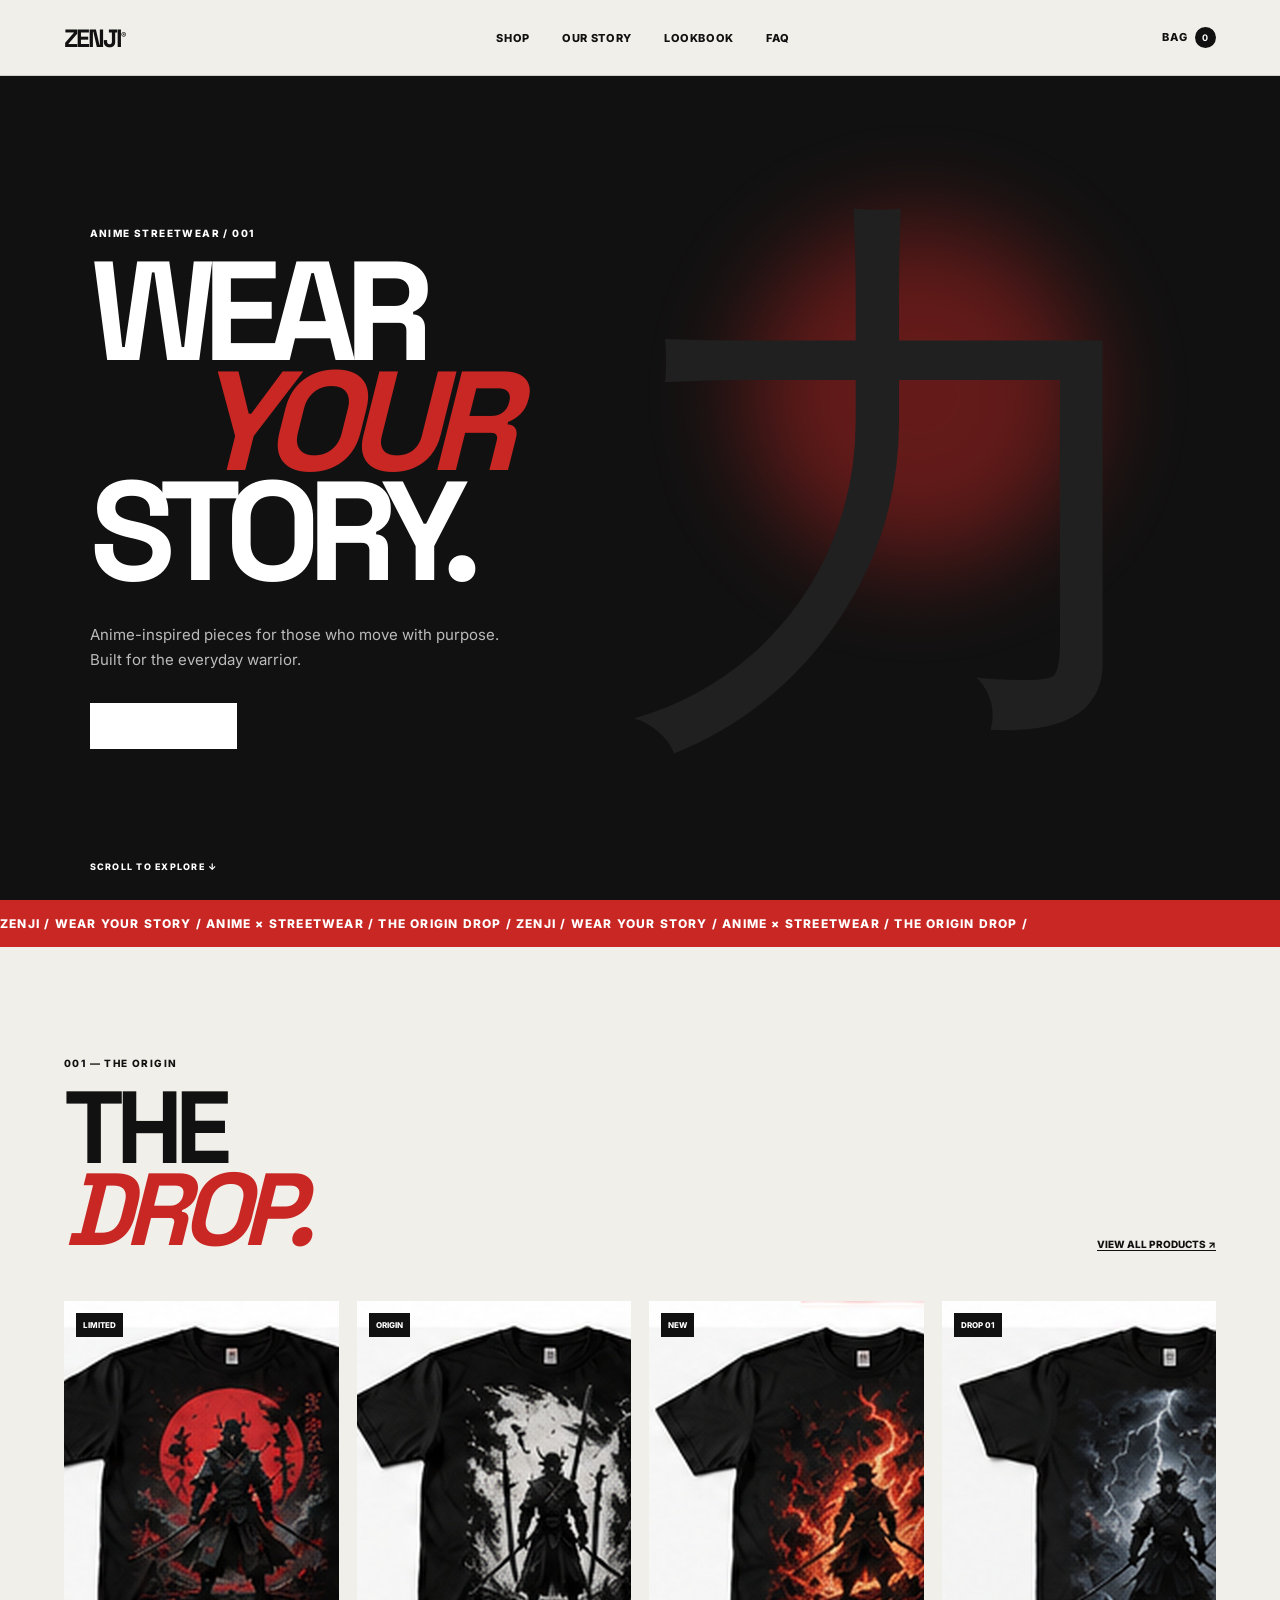
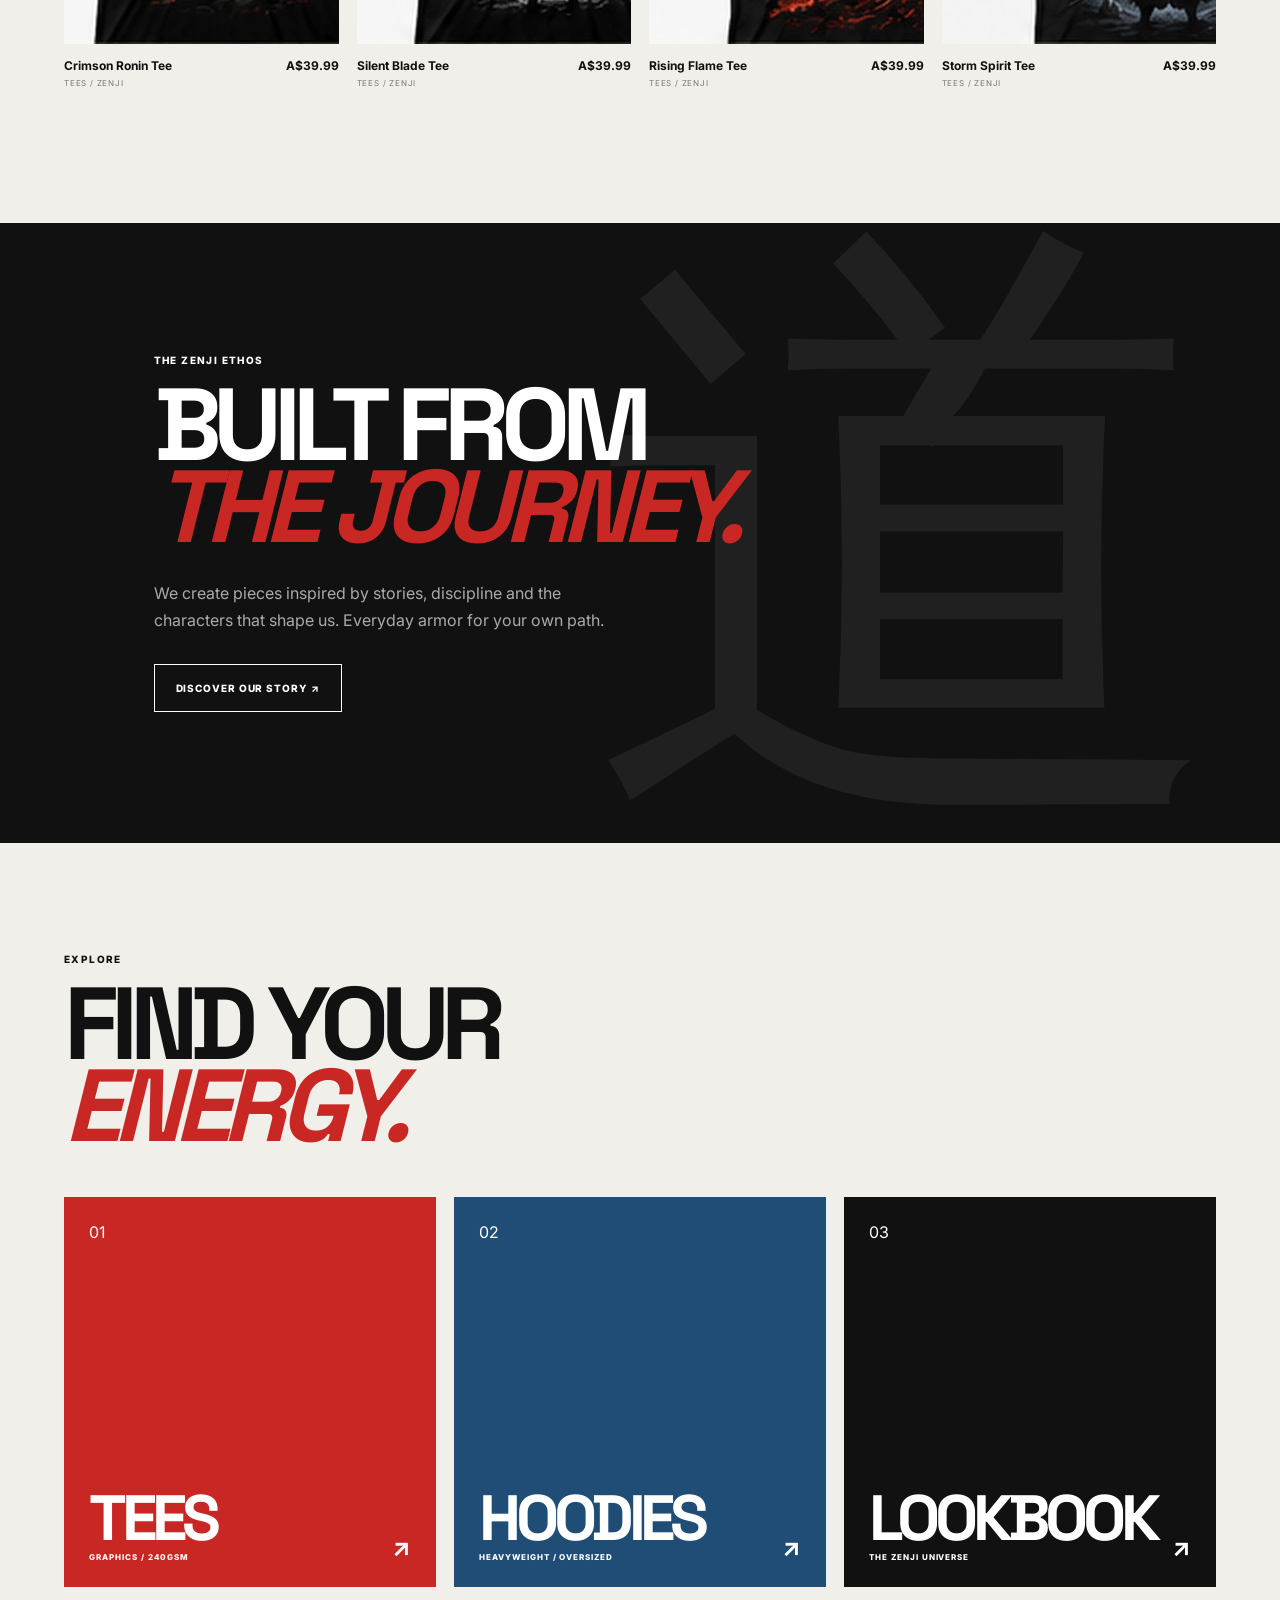
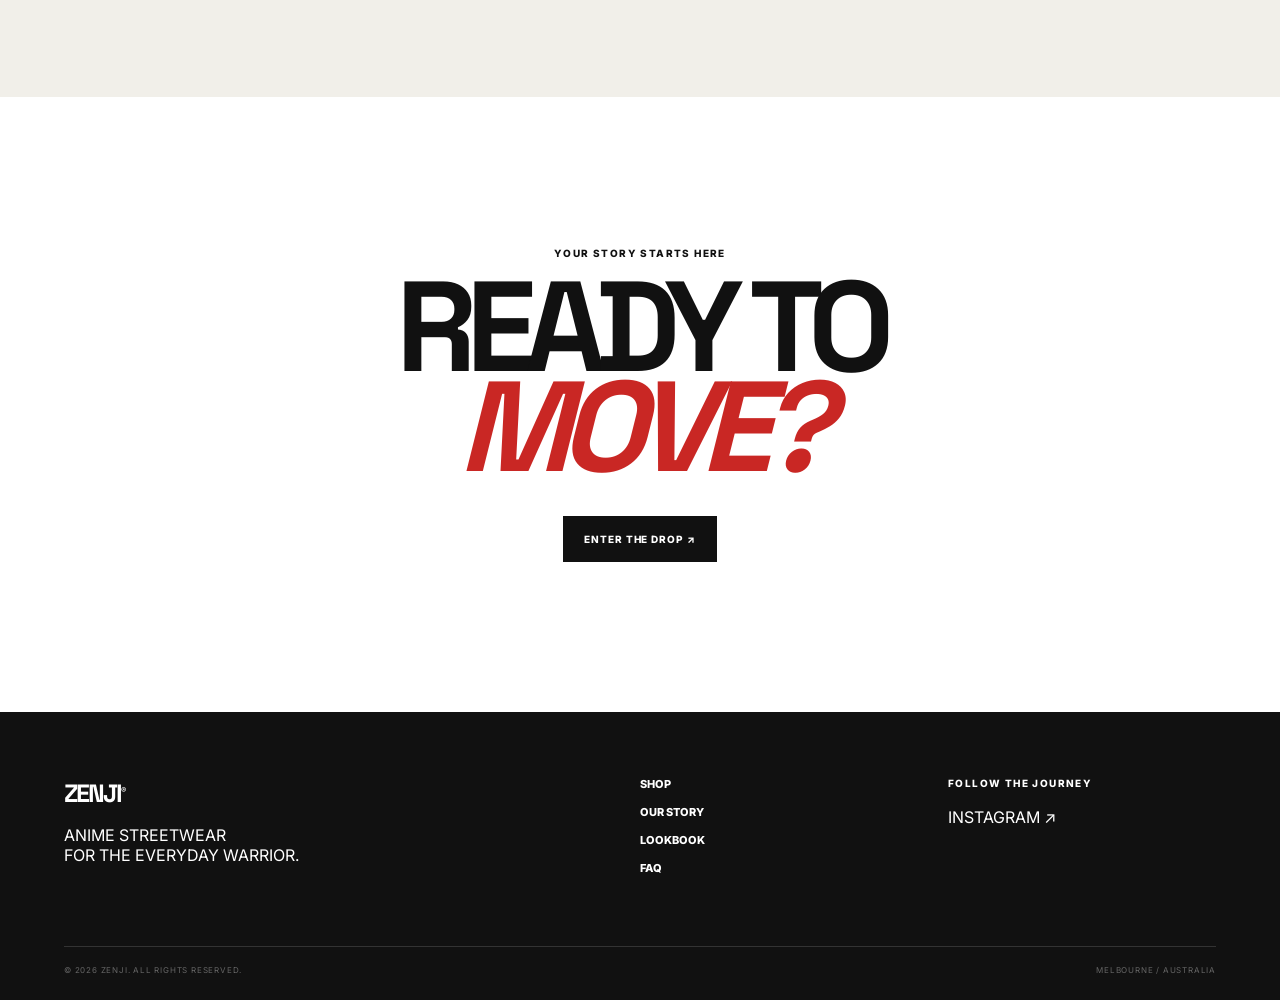
<file: index.html>
<!doctype html><html lang="en"><head><meta charset="utf-8"><meta name="viewport" content="width=device-width,initial-scale=1"><meta name="description" content="ZENJI — anime-inspired streetwear. Wear your story."><title>ZENJI — Wear Your Story</title><link rel="preconnect" href="https://fonts.googleapis.com"><link rel="preconnect" href="https://fonts.gstatic.com" crossorigin><link href="https://fonts.googleapis.com/css2?family=Inter:wght@400;500;600;700;800;900&family=Space+Grotesk:wght@500;600;700&display=swap" rel="stylesheet"><link rel="stylesheet" href="style.css"></head><body><div id="site-header"></div><main><section class="hero"><div class="hero-symbol">力</div><div class="hero-content reveal"><p class="eyebrow">ANIME STREETWEAR / 001</p><h1>WEAR<br><span>YOUR</span><br>STORY.</h1><p class="hero-description">Anime-inspired pieces for those who move with purpose. Built for the everyday warrior.</p><a class="btn light" href="shop.html">SHOP THE DROP ↗</a></div><div class="hero-meta">SCROLL TO EXPLORE ↓</div></section><div class="marquee"><div>ZENJI / WEAR YOUR STORY / ANIME × STREETWEAR / THE ORIGIN DROP / ZENJI / WEAR YOUR STORY / ANIME × STREETWEAR / THE ORIGIN DROP /</div></div><section class="section"><div class="section-head reveal"><div><p class="eyebrow">001 — THE ORIGIN</p><h2>THE<br><em>DROP.</em></h2></div><a class="text-link" href="shop.html">VIEW ALL PRODUCTS ↗</a></div><div class="product-grid" id="featured-products"></div></section><section class="manifesto"><div class="manifesto-symbol">道</div><div class="manifesto-copy reveal"><p class="eyebrow">THE ZENJI ETHOS</p><h2>BUILT FROM<br><em>THE JOURNEY.</em></h2><p>We create pieces inspired by stories, discipline and the characters that shape us. Everyday armor for your own path.</p><a class="btn outline" href="story.html">DISCOVER OUR STORY ↗</a></div></section><section class="section"><div class="section-head reveal"><div><p class="eyebrow">EXPLORE</p><h2>FIND YOUR<br><em>ENERGY.</em></h2></div></div><div class="category-grid"><a class="category-card red" href="shop.html?category=tees"><span>01</span><strong>TEES</strong><small>GRAPHICS / 240GSM</small><b>↗</b></a><a class="category-card blue" href="shop.html?category=hoodies"><span>02</span><strong>HOODIES</strong><small>HEAVYWEIGHT / OVERSIZED</small><b>↗</b></a><a class="category-card black" href="lookbook.html"><span>03</span><strong>LOOKBOOK</strong><small>THE ZENJI UNIVERSE</small><b>↗</b></a></div></section><section class="cta"><p class="eyebrow">YOUR STORY STARTS HERE</p><h2>READY TO<br><em>MOVE?</em></h2><a class="btn dark" href="shop.html">ENTER THE DROP ↗</a></section></main><div id="site-footer"></div><script src="products.js"></script><script src="main.js"></script></body></html>
</file>
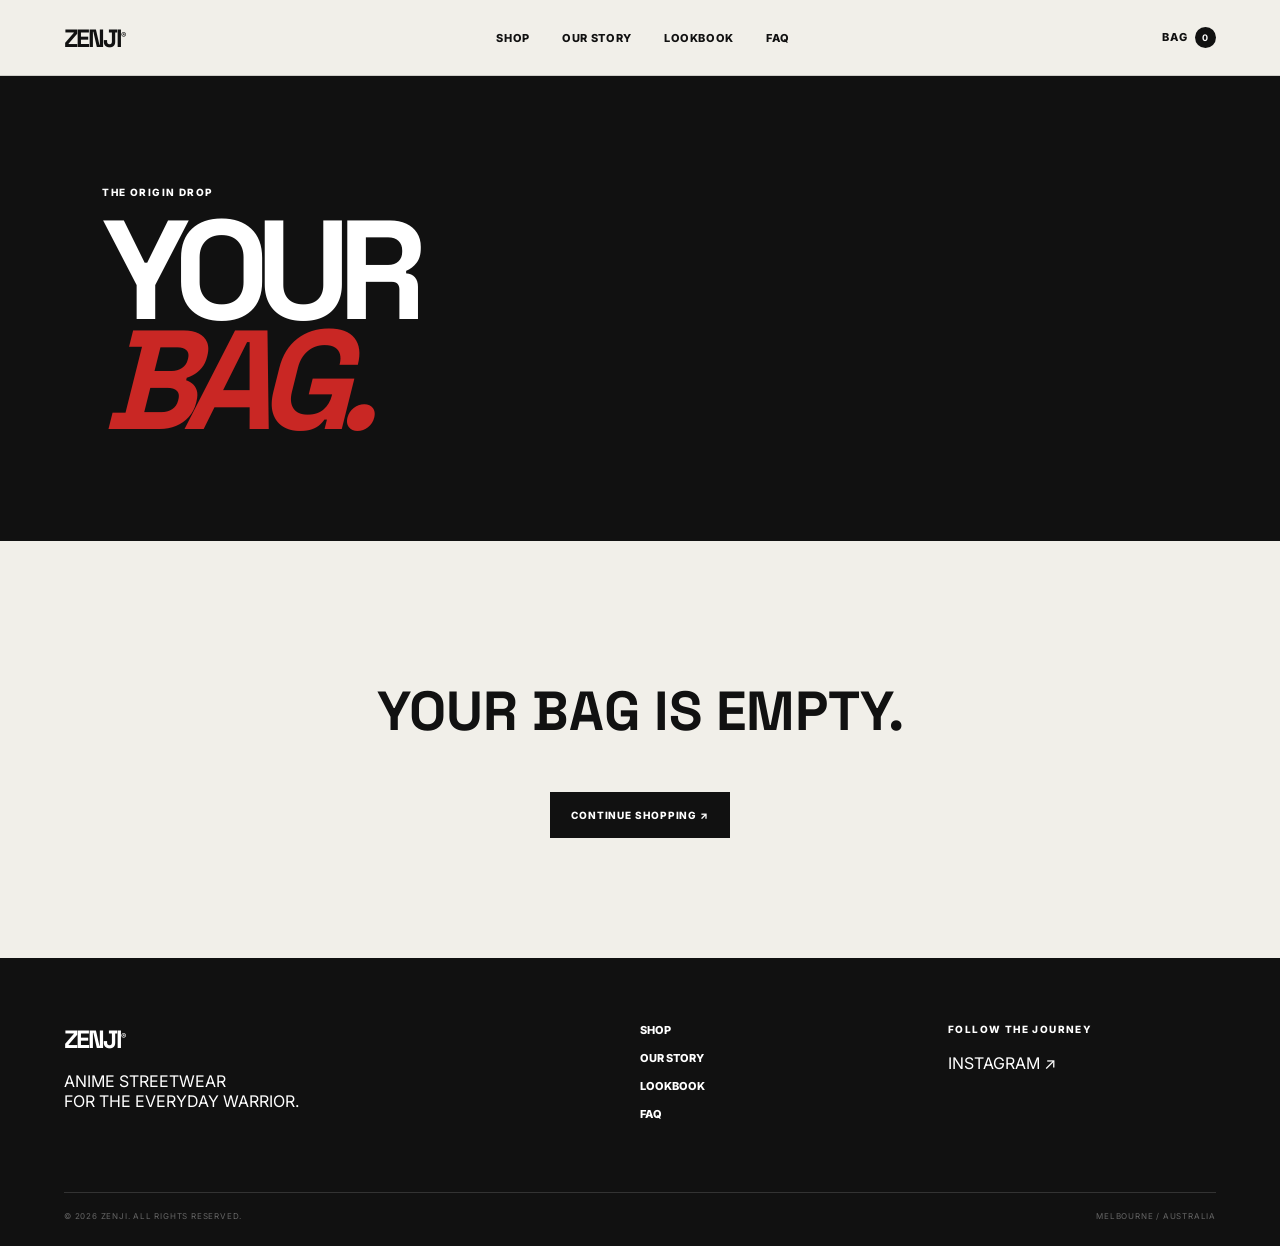
<file: cart.html>
<!doctype html><html lang="en"><head><meta charset="utf-8"><meta name="viewport" content="width=device-width,initial-scale=1"><title>Your Bag — ZENJI</title><link rel="preconnect" href="https://fonts.googleapis.com"><link rel="preconnect" href="https://fonts.gstatic.com" crossorigin><link href="https://fonts.googleapis.com/css2?family=Inter:wght@400;500;600;700;800;900&family=Space+Grotesk:wght@500;600;700&display=swap" rel="stylesheet"><link rel="stylesheet" href="style.css"></head><body><div id="site-header"></div><main class="page"><section class="page-hero"><p class="eyebrow">THE ORIGIN DROP</p><h1>YOUR<br><em>BAG.</em></h1></section><section id="cart-content"></section></main><div id="site-footer"></div><script src="products.js"></script><script src="main.js"></script></body></html>
</file>
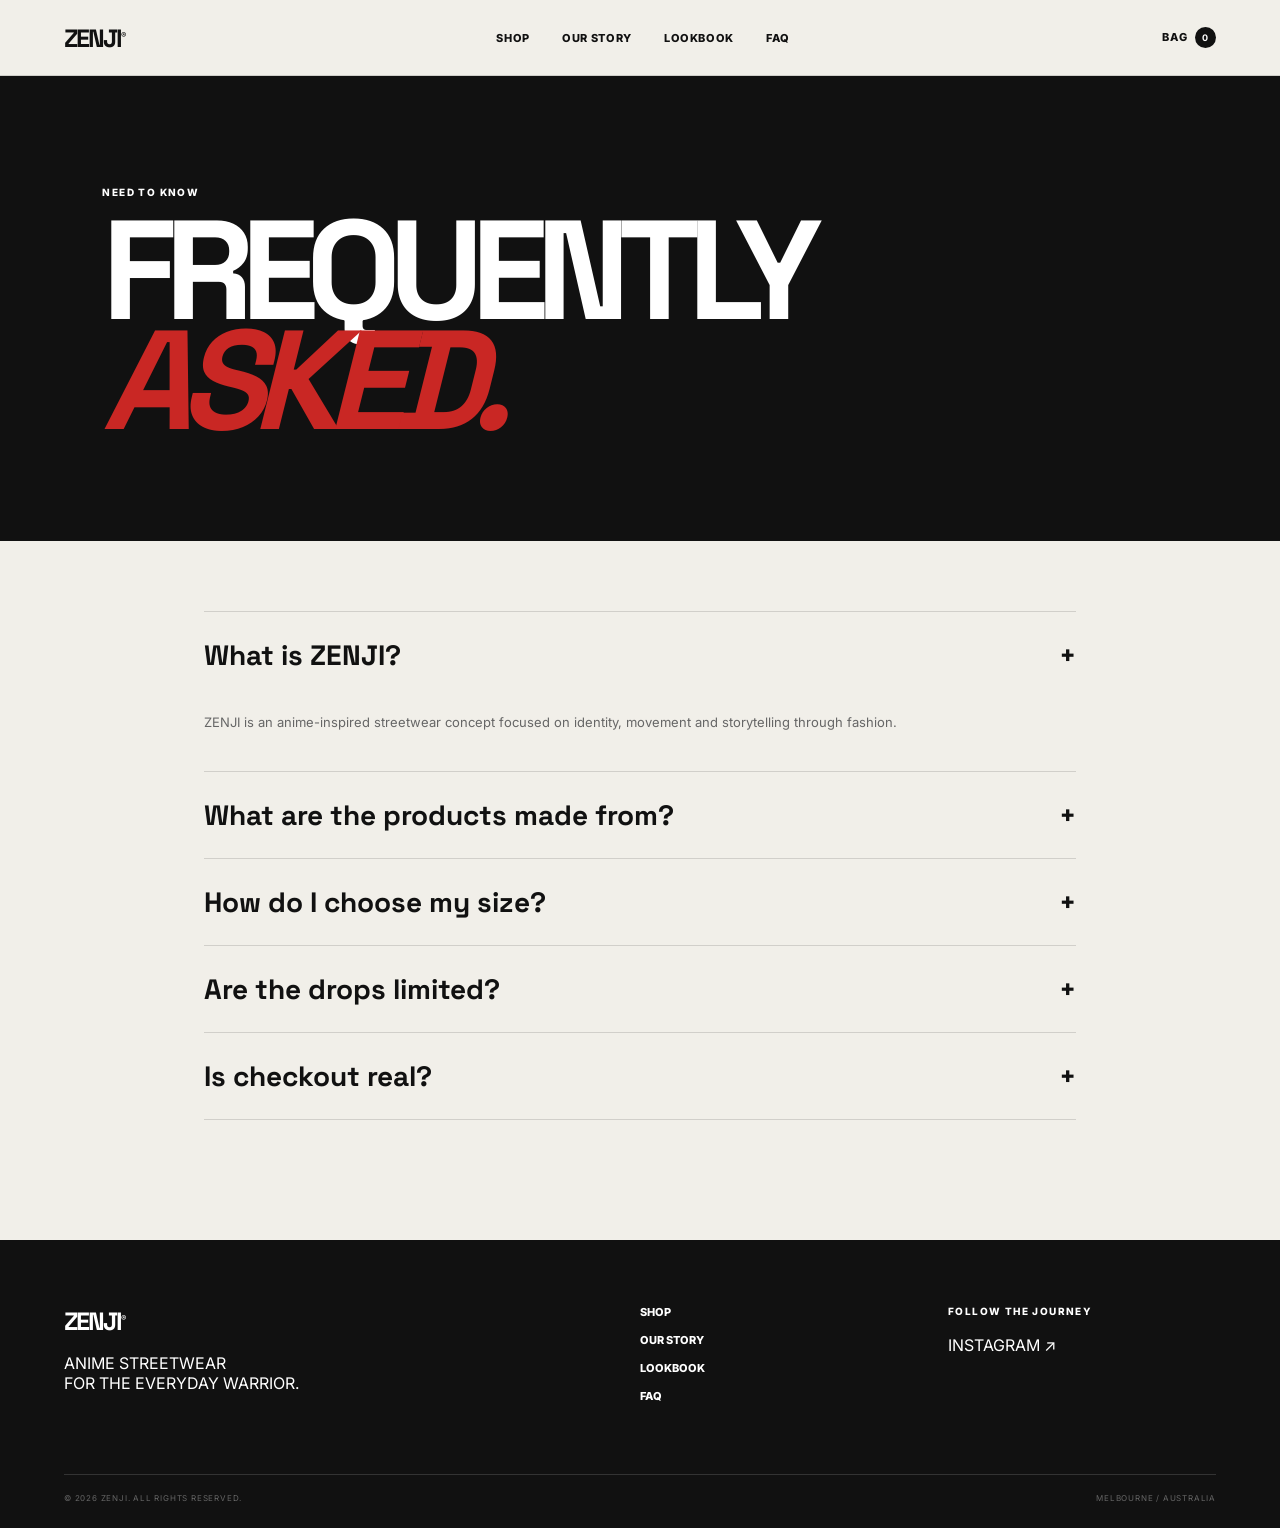
<file: faq.html>
<!doctype html><html lang="en"><head><meta charset="utf-8"><meta name="viewport" content="width=device-width,initial-scale=1"><title>FAQ — ZENJI</title><link rel="preconnect" href="https://fonts.googleapis.com"><link rel="preconnect" href="https://fonts.gstatic.com" crossorigin><link href="https://fonts.googleapis.com/css2?family=Inter:wght@400;500;600;700;800;900&family=Space+Grotesk:wght@500;600;700&display=swap" rel="stylesheet"><link rel="stylesheet" href="style.css"></head><body><div id="site-header"></div><main class="page"><section class="page-hero"><p class="eyebrow">NEED TO KNOW</p><h1>FREQUENTLY<br><em>ASKED.</em></h1></section><section class="faq"> <details open><summary>What is ZENJI?<b>+</b></summary><p>ZENJI is an anime-inspired streetwear concept focused on identity, movement and storytelling through fashion.</p></details><details><summary>What are the products made from?<b>+</b></summary><p>Demo product information for this frontend assessment: heavyweight cotton tees and brushed-fleece hoodies.</p></details><details><summary>How do I choose my size?<b>+</b></summary><p>Choose your size on each product page. A real store would connect this to a detailed size guide.</p></details><details><summary>Are the drops limited?<b>+</b></summary><p>Yes. The Origin Drop is presented as a limited-release collection.</p></details><details><summary>Is checkout real?<b>+</b></summary><p>No. This is a frontend-only assessment. The cart is a browser demo and does not process payments.</p></details></section></main><div id="site-footer"></div><script src="products.js"></script><script src="main.js"></script></body></html>
</file>
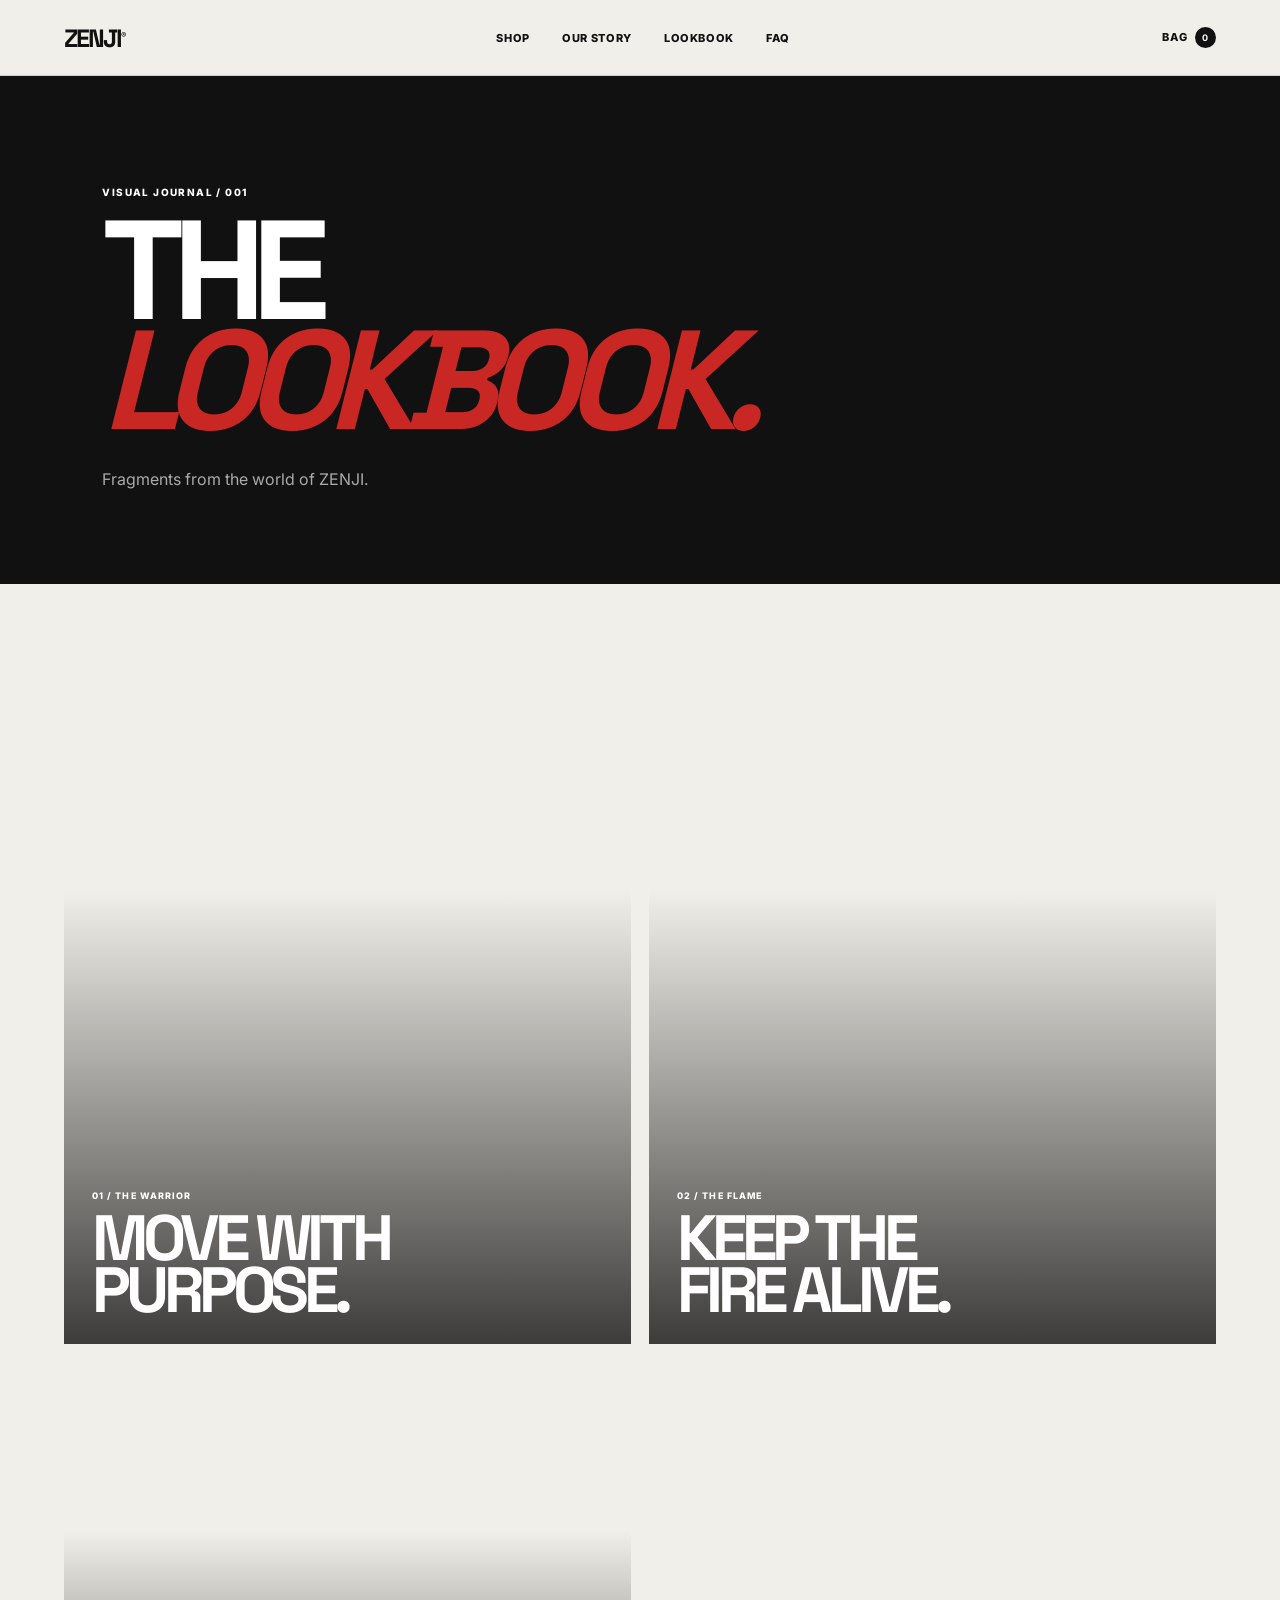
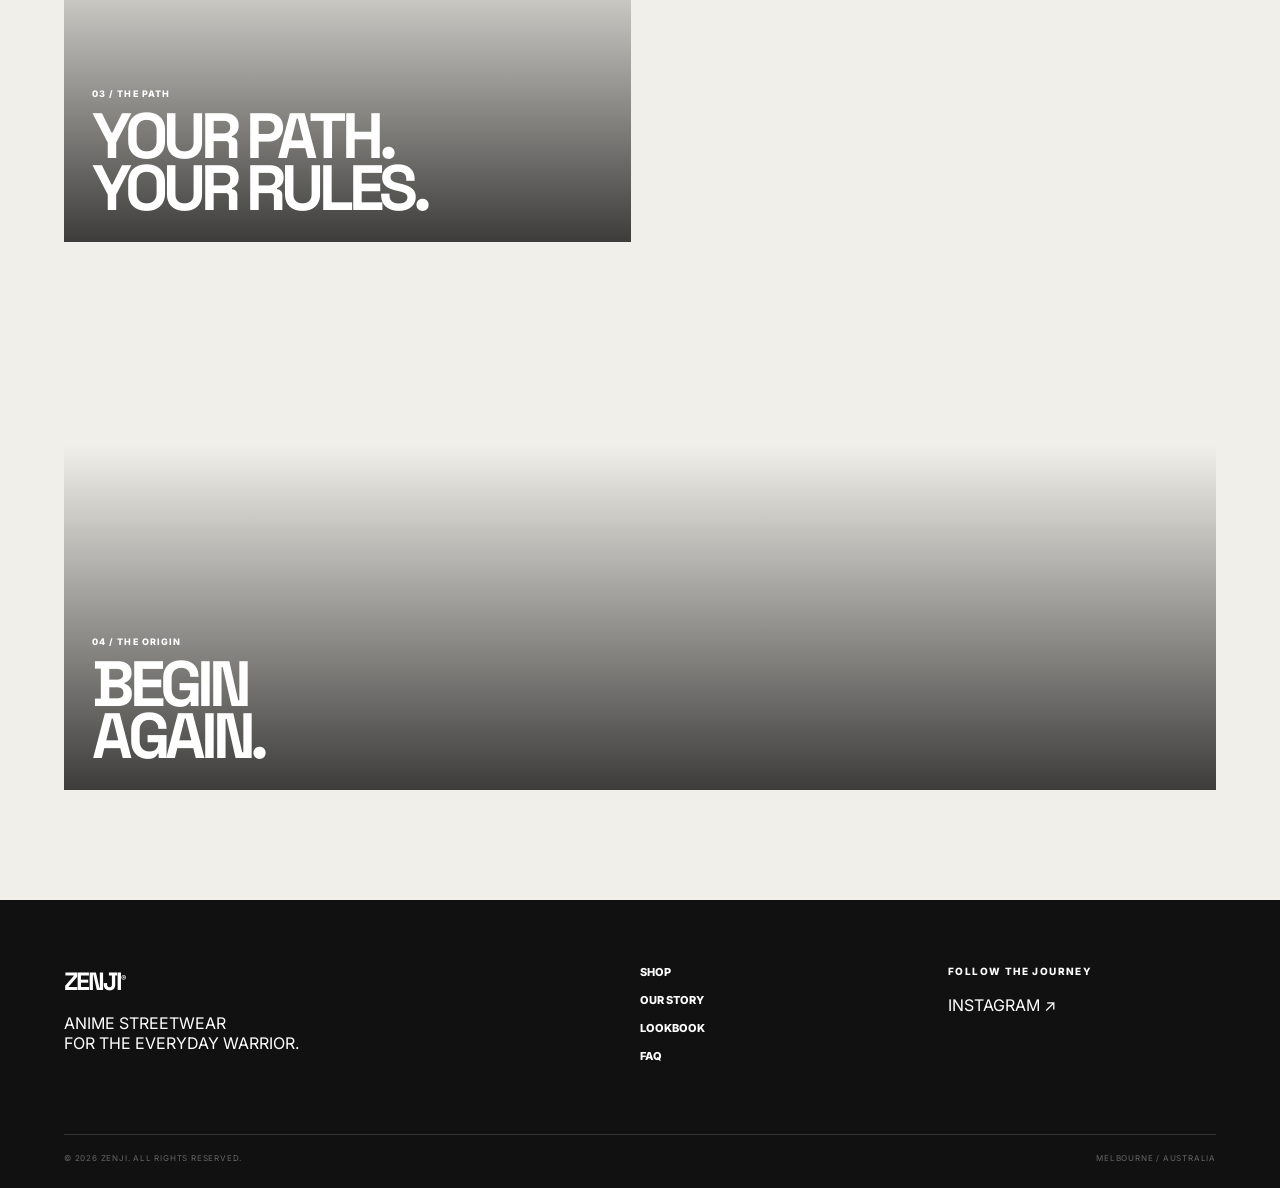
<file: lookbook.html>
<!doctype html><html lang="en"><head><meta charset="utf-8"><meta name="viewport" content="width=device-width,initial-scale=1"><title>Lookbook — ZENJI</title><link rel="preconnect" href="https://fonts.googleapis.com"><link rel="preconnect" href="https://fonts.gstatic.com" crossorigin><link href="https://fonts.googleapis.com/css2?family=Inter:wght@400;500;600;700;800;900&family=Space+Grotesk:wght@500;600;700&display=swap" rel="stylesheet"><link rel="stylesheet" href="style.css"></head><body><div id="site-header"></div><main class="page"><section class="page-hero"><p class="eyebrow">VISUAL JOURNAL / 001</p><h1>THE<br><em>LOOKBOOK.</em></h1><p>Fragments from the world of ZENJI.</p></section><section class="lookbook"><article class="look tall one"><span>01 / THE WARRIOR</span><strong>MOVE WITH<br>PURPOSE.</strong></article><article class="look two"><span>02 / THE FLAME</span><strong>KEEP THE<br>FIRE ALIVE.</strong></article><article class="look three"><span>03 / THE PATH</span><strong>YOUR PATH.<br>YOUR RULES.</strong></article><article class="look wide four"><span>04 / THE ORIGIN</span><strong>BEGIN<br>AGAIN.</strong></article></section></main><div id="site-footer"></div><script src="products.js"></script><script src="main.js"></script></body></html>
</file>
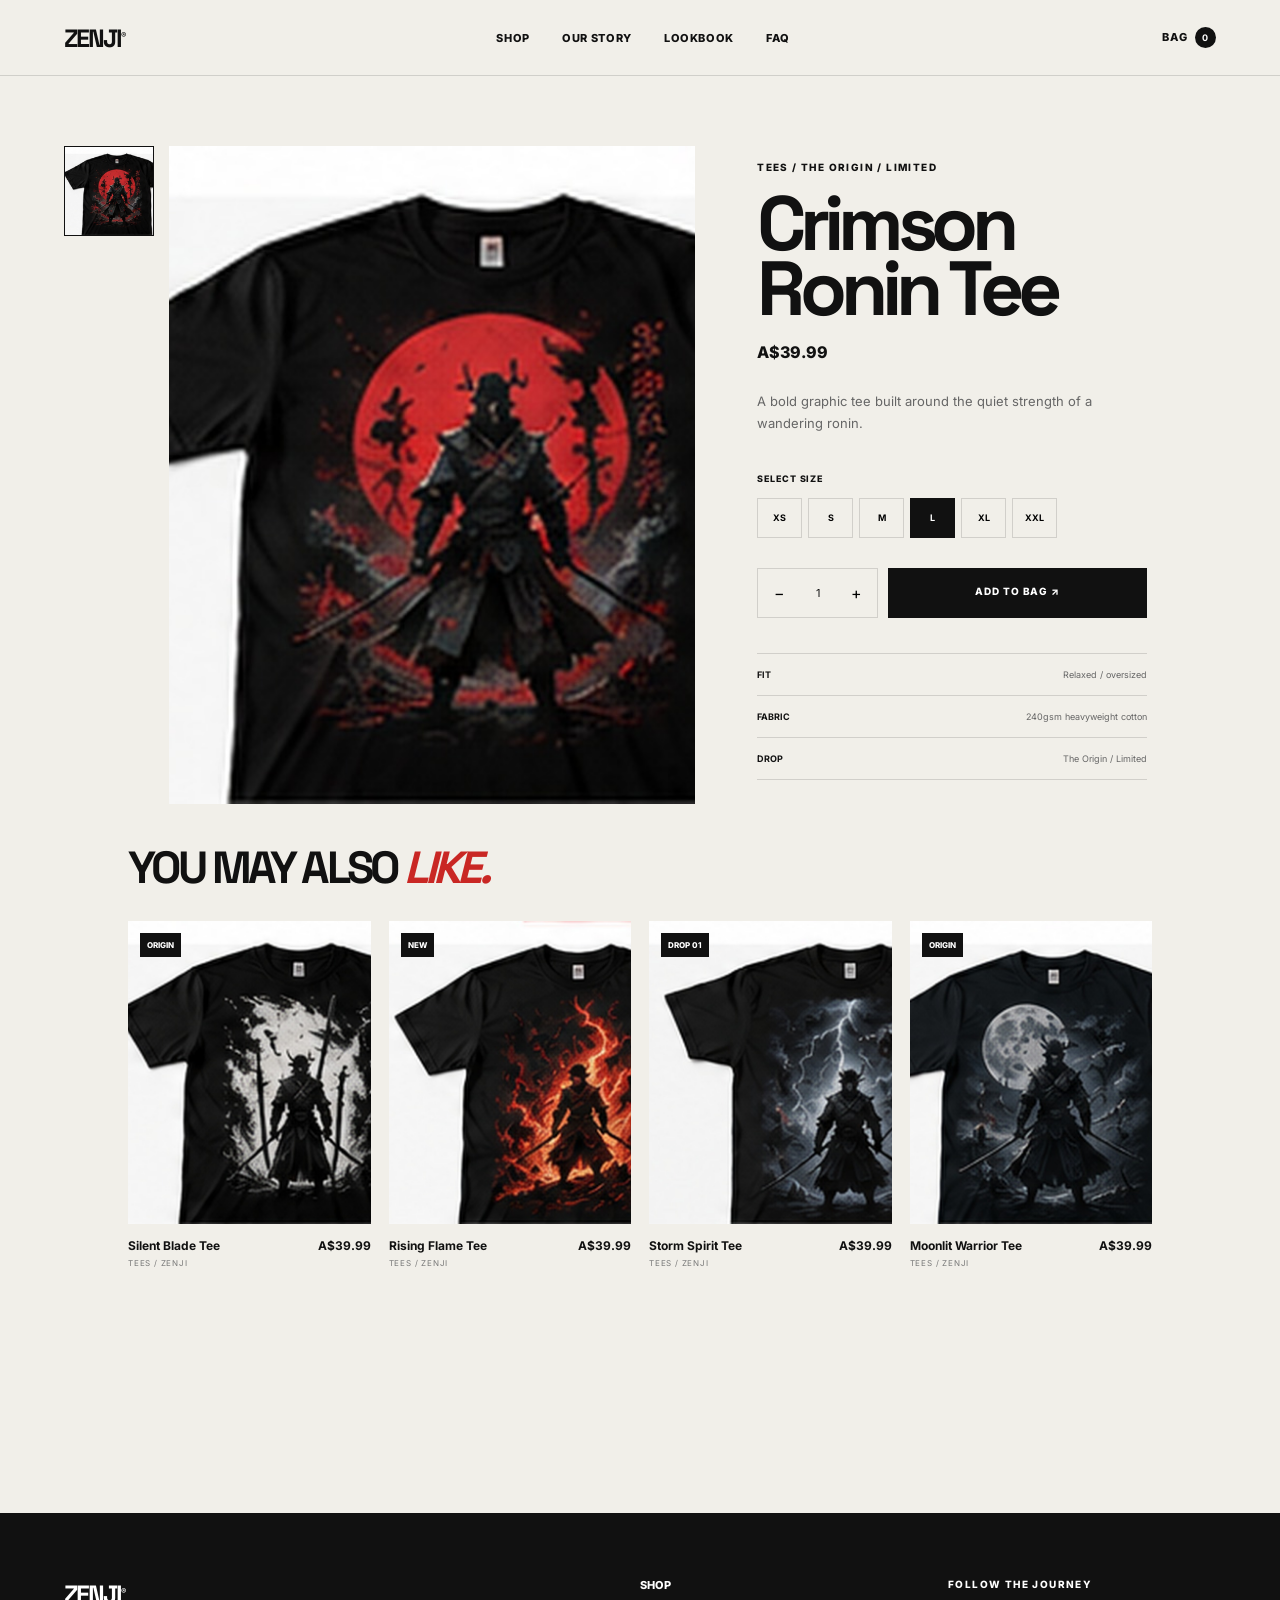
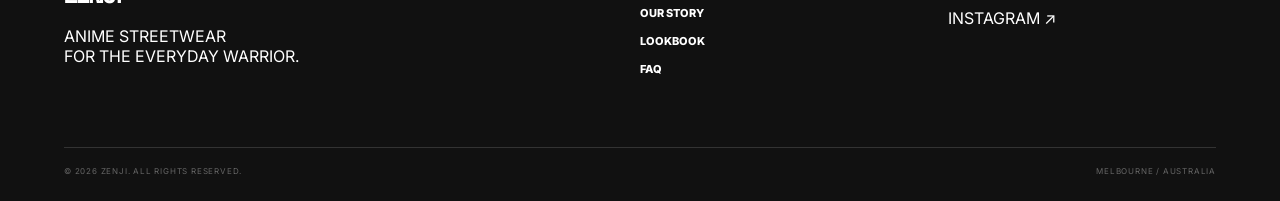
<file: product.html>
<!doctype html><html lang="en"><head><meta charset="utf-8"><meta name="viewport" content="width=device-width,initial-scale=1"><title>Product — ZENJI</title><link rel="preconnect" href="https://fonts.googleapis.com"><link rel="preconnect" href="https://fonts.gstatic.com" crossorigin><link href="https://fonts.googleapis.com/css2?family=Inter:wght@400;500;600;700;800;900&family=Space+Grotesk:wght@500;600;700&display=swap" rel="stylesheet"><link rel="stylesheet" href="style.css"></head><body><div id="site-header"></div><main class="product-page" id="product-page"></main><div id="site-footer"></div><script src="products.js"></script><script src="main.js"></script></body></html>
</file>
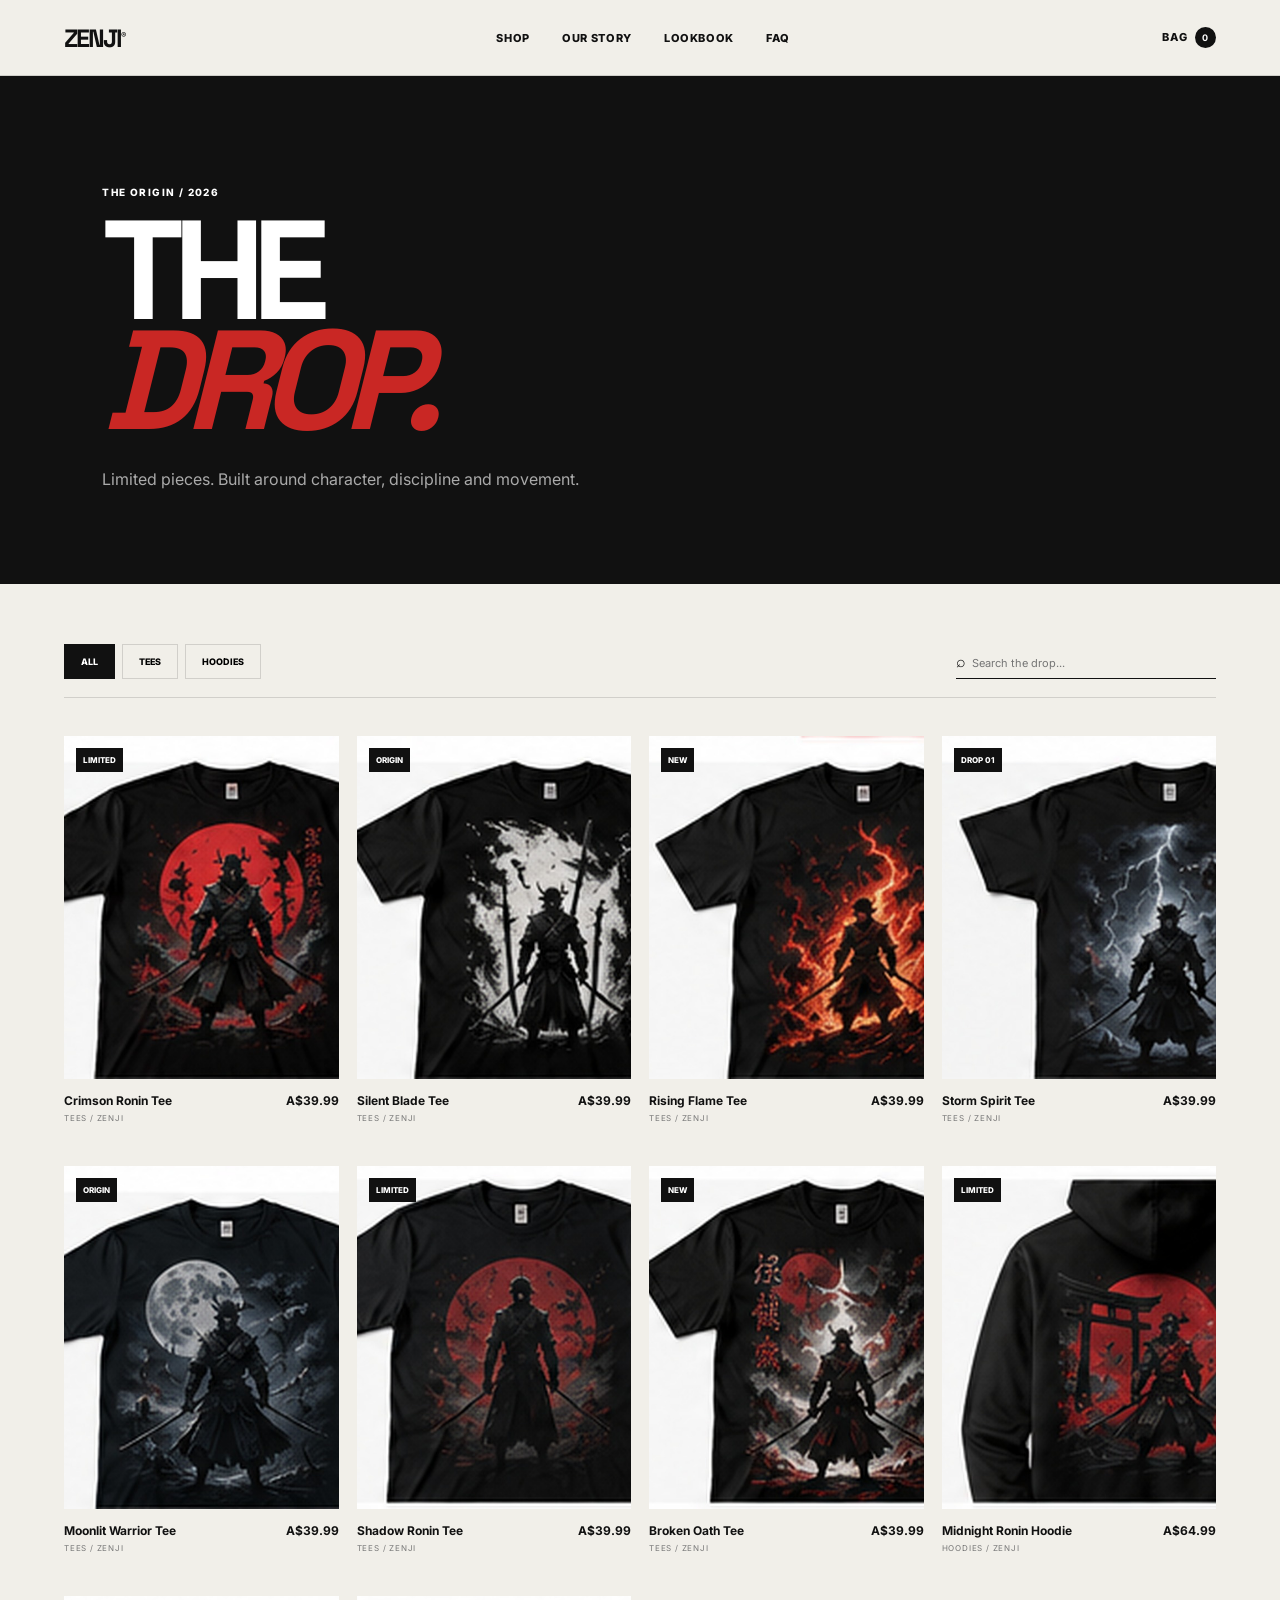
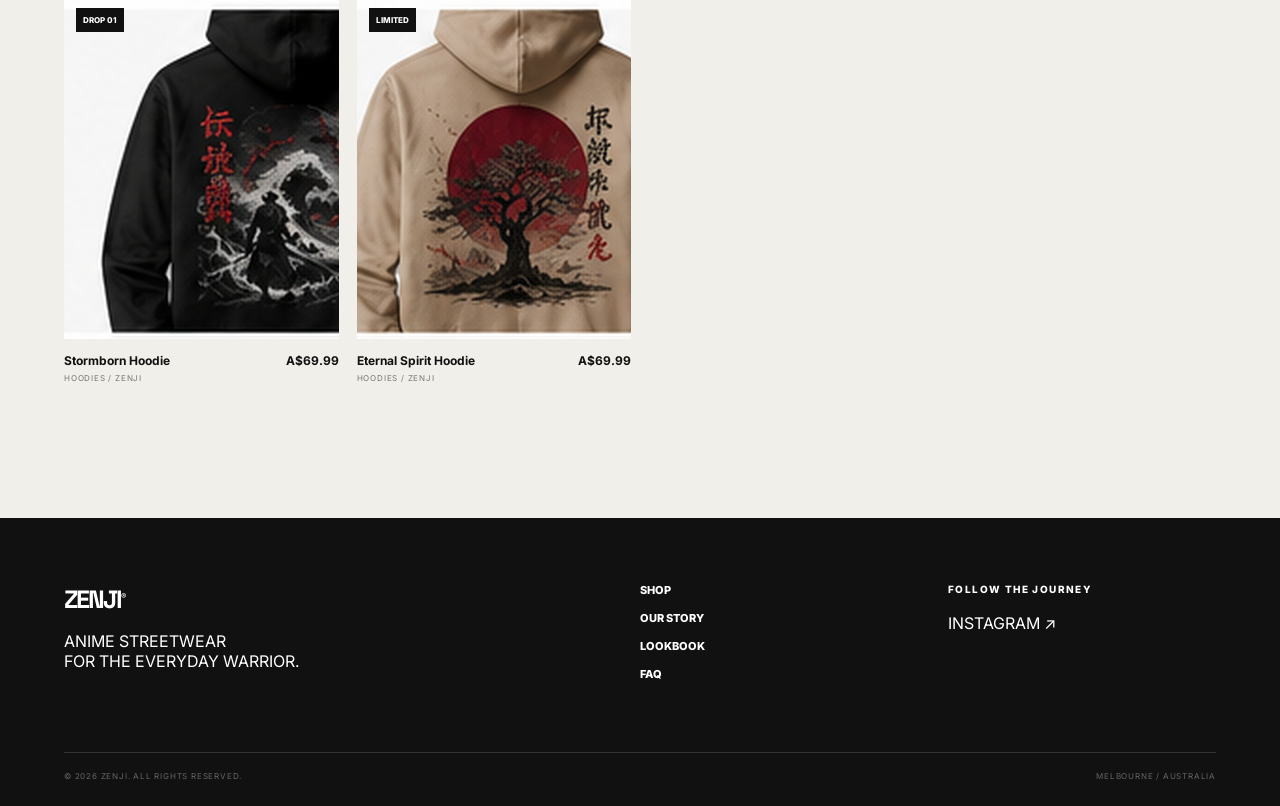
<file: shop.html>
<!doctype html><html lang="en"><head><meta charset="utf-8"><meta name="viewport" content="width=device-width,initial-scale=1"><title>Shop — ZENJI</title><link rel="preconnect" href="https://fonts.googleapis.com"><link rel="preconnect" href="https://fonts.gstatic.com" crossorigin><link href="https://fonts.googleapis.com/css2?family=Inter:wght@400;500;600;700;800;900&family=Space+Grotesk:wght@500;600;700&display=swap" rel="stylesheet"><link rel="stylesheet" href="style.css"></head><body><div id="site-header"></div><main class="page"><section class="page-hero"><p class="eyebrow">THE ORIGIN / 2026</p><h1>THE<br><em>DROP.</em></h1><p>Limited pieces. Built around character, discipline and movement.</p></section><section class="section shop"><div class="shop-toolbar"><div class="filters"><button class="filter active" data-filter="all">ALL</button><button class="filter" data-filter="tees">TEES</button><button class="filter" data-filter="hoodies">HOODIES</button></div><label class="search">⌕ <input id="search-input" type="search" placeholder="Search the drop..."></label></div><div class="product-grid" id="shop-products"></div><div id="empty-results" class="empty" hidden>NO PIECES FOUND.</div></section></main><div id="site-footer"></div><script src="products.js"></script><script src="main.js"></script></body></html>
</file>
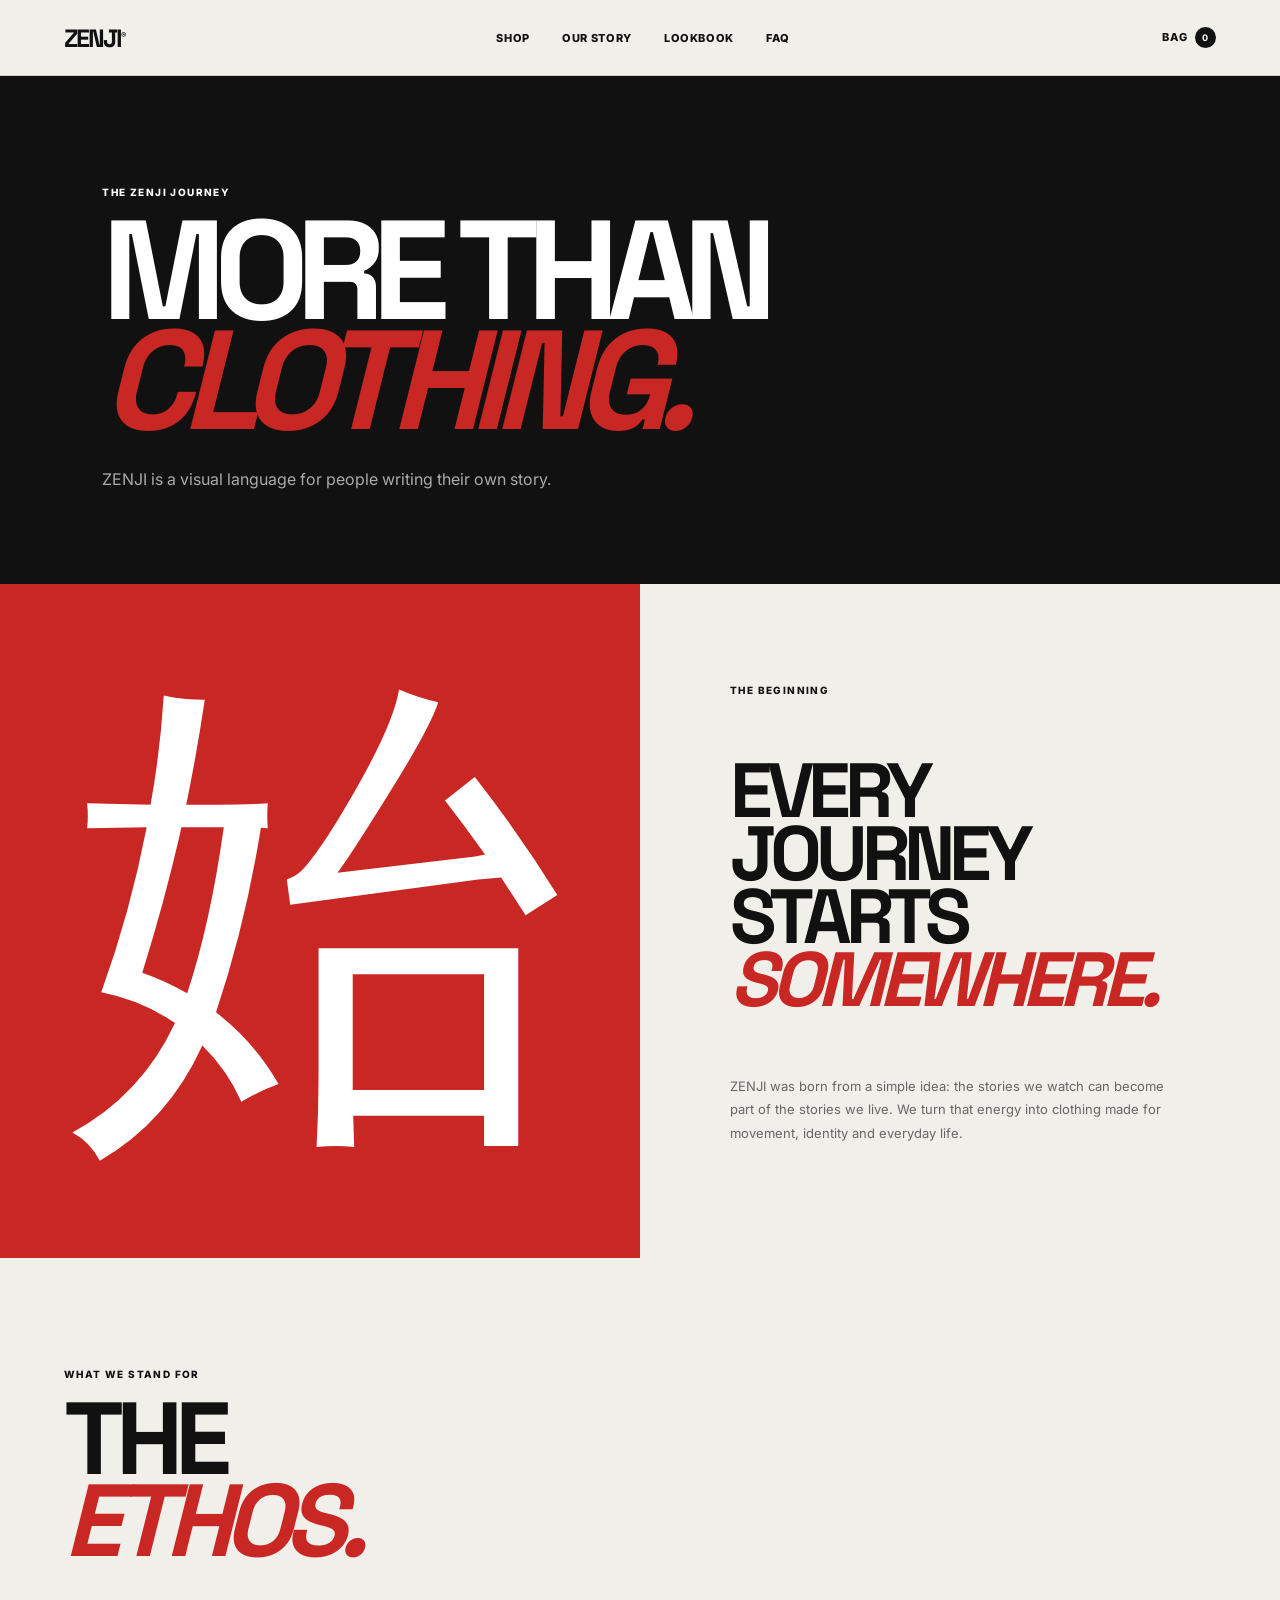
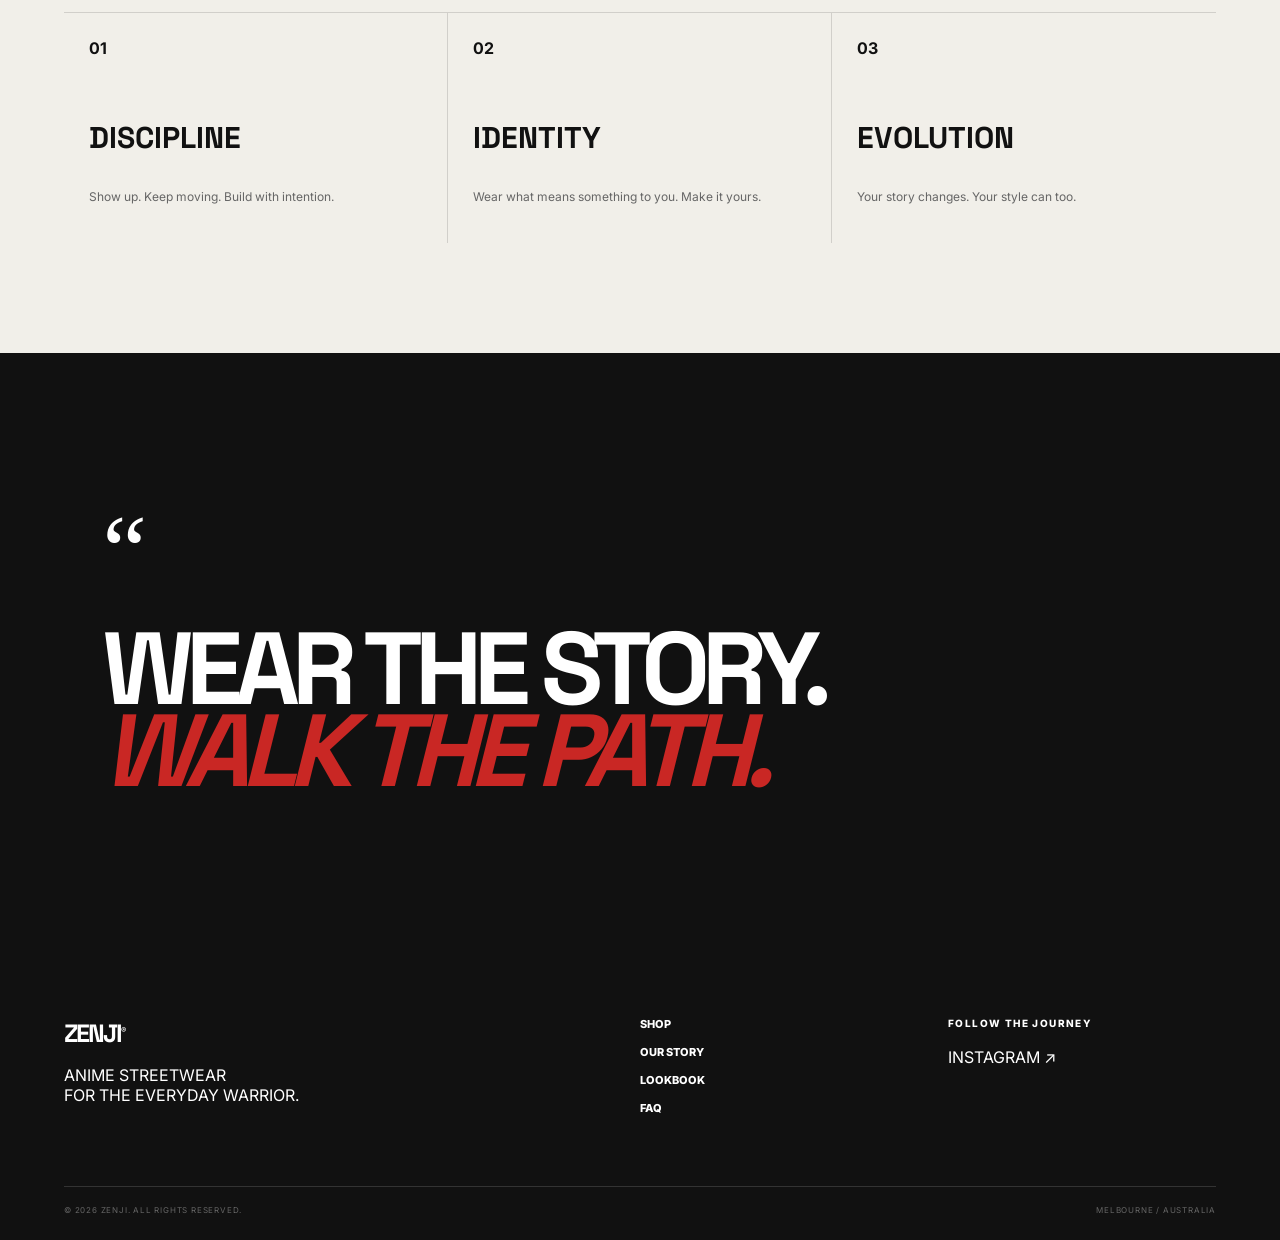
<file: story.html>
<!doctype html><html lang="en"><head><meta charset="utf-8"><meta name="viewport" content="width=device-width,initial-scale=1"><title>Our Story — ZENJI</title><link rel="preconnect" href="https://fonts.googleapis.com"><link rel="preconnect" href="https://fonts.gstatic.com" crossorigin><link href="https://fonts.googleapis.com/css2?family=Inter:wght@400;500;600;700;800;900&family=Space+Grotesk:wght@500;600;700&display=swap" rel="stylesheet"><link rel="stylesheet" href="style.css"></head><body><div id="site-header"></div><main class="page"><section class="page-hero"><p class="eyebrow">THE ZENJI JOURNEY</p><h1>MORE THAN<br><em>CLOTHING.</em></h1><p>ZENJI is a visual language for people writing their own story.</p></section><section class="story-split"><div class="story-art">始</div><div class="story-copy"><p class="eyebrow">THE BEGINNING</p><h2>EVERY JOURNEY<br>STARTS <em>SOMEWHERE.</em></h2><p>ZENJI was born from a simple idea: the stories we watch can become part of the stories we live. We turn that energy into clothing made for movement, identity and everyday life.</p></div></section><section class="section"><div class="section-head"><div><p class="eyebrow">WHAT WE STAND FOR</p><h2>THE<br><em>ETHOS.</em></h2></div></div><div class="values"><article><b>01</b><h3>DISCIPLINE</h3><p>Show up. Keep moving. Build with intention.</p></article><article><b>02</b><h3>IDENTITY</h3><p>Wear what means something to you. Make it yours.</p></article><article><b>03</b><h3>EVOLUTION</h3><p>Your story changes. Your style can too.</p></article></div></section><section class="quote">“<h2>WEAR THE STORY.<br><em>WALK THE PATH.</em></h2></section></main><div id="site-footer"></div><script src="products.js"></script><script src="main.js"></script></body></html>
</file>
<file: style.css>
:root{--black:#111;--bone:#f1efe9;--white:#fff;--red:#c92724;--blue:#204d76;--line:rgba(17,17,17,.14);--gray:#777}*{box-sizing:border-box}html{scroll-behavior:smooth}body{margin:0;background:var(--bone);color:var(--black);font-family:Inter,Arial,sans-serif}a{color:inherit;text-decoration:none}button,input{font:inherit}.site-header,.site-header+*{} .site-header{height:76px;padding:0 5vw;display:flex;align-items:center;justify-content:space-between;border-bottom:1px solid var(--line);position:sticky;top:0;background:rgba(241,239,233,.9);backdrop-filter:blur(14px);z-index:50}.logo{font:700 25px 'Space Grotesk';letter-spacing:-.08em}.logo sup{font:8px Inter}.site-header nav{display:flex;gap:32px}.site-header nav a,.bag{font-size:11px;font-weight:800;text-transform:uppercase;letter-spacing:.06em}.bag b{background:#111;color:#fff;border-radius:50%;display:inline-flex;width:21px;height:21px;align-items:center;justify-content:center;margin-left:5px;font-size:9px}.menu{display:none;background:none;border:0}.menu i{display:block;width:23px;height:2px;background:#111;margin:5px}.mobile-nav{display:none}.hero{height:calc(100vh - 76px);min-height:650px;background:#111;color:#fff;display:flex;align-items:center;padding:7vw;position:relative;overflow:hidden}.hero:after{content:'';position:absolute;width:340px;height:340px;border-radius:50%;right:15%;top:18%;background:var(--red);filter:blur(50px);opacity:.45}.hero-content{z-index:2}.eyebrow{font-size:10px;font-weight:800;letter-spacing:.14em;margin:0 0 18px}.hero h1{font:700 clamp(70px,11vw,160px)/.78 'Space Grotesk';letter-spacing:-.09em;margin:0 0 35px}.hero h1 span{color:var(--red);font-style:italic;margin-left:8vw}.hero-description{max-width:420px;color:#bbb;line-height:1.7;font-size:15px;margin-bottom:30px}.hero-symbol{position:absolute;right:7%;top:50%;transform:translateY(-50%);font:400 min(45vw,600px)/1 Georgia;color:#202020;z-index:1}.hero-meta{position:absolute;bottom:28px;left:7vw;font-size:9px;font-weight:800;letter-spacing:.14em;z-index:3}.btn{border:0;padding:17px 21px;display:inline-flex;gap:22px;font-size:10px;font-weight:800;letter-spacing:.09em;transition:.25s}.btn.light{background:#fff}.btn.dark{background:#111;color:#fff}.btn:hover{transform:translateY(-2px);background:var(--red);color:#fff}.btn.outline{background:transparent;border:1px solid #fff;color:#fff}.marquee{background:var(--red);color:#fff;white-space:nowrap;overflow:hidden;padding:16px 0;font-size:12px;font-weight:800;letter-spacing:.1em}.marquee div{display:inline-block;animation:move 25s linear infinite}@keyframes move{to{transform:translateX(-50%)}}.section{max-width:1440px;margin:auto;padding:110px 5vw}.section-head{display:flex;justify-content:space-between;align-items:end;margin-bottom:50px}.section h2{font:700 clamp(58px,8vw,112px)/.8 'Space Grotesk';letter-spacing:-.08em;margin:0}.section h2 em{color:var(--red);font-style:italic}.text-link{font-size:10px;font-weight:800;border-bottom:1px solid}.product-grid{display:grid;grid-template-columns:repeat(4,1fr);gap:18px}.pic{display:block;position:relative;aspect-ratio:4/5;overflow:hidden;background:#ddd}.pic img{width:100%;height:100%;object-fit:cover;transition:.6s}.card:hover .pic img{transform:scale(1.06)}.pic>span{position:absolute;z-index:2;top:12px;left:12px;background:#111;color:#fff;padding:7px;font-size:8px;font-weight:800}.pic>b{position:absolute;right:12px;bottom:12px;background:#fff;padding:10px;font-size:8px;opacity:0;transform:translateY(8px);transition:.3s}.card:hover .pic>b{opacity:1;transform:none}.info{display:flex;justify-content:space-between;gap:12px;padding:14px 0 25px;font-size:12px}.info strong{display:block}.info small{display:block;color:var(--gray);font-size:8px;letter-spacing:.1em;margin-top:5px}.manifesto{min-height:620px;background:#111;color:#fff;display:flex;align-items:center;padding:8vw 12vw;position:relative;overflow:hidden}.manifesto-symbol{position:absolute;right:4vw;color:#202020;font:500 min(50vw,650px)/1 Georgia}.manifesto-copy{z-index:2}.manifesto h2{font:700 clamp(58px,8vw,115px)/.8 'Space Grotesk';letter-spacing:-.08em;margin:0 0 32px}.manifesto h2 em{color:var(--red);font-style:italic}.manifesto-copy>p:not(.eyebrow){max-width:470px;color:#aaa;line-height:1.7;margin-bottom:30px}.category-grid{display:grid;grid-template-columns:repeat(3,1fr);gap:18px}.category-card{min-height:390px;padding:25px;display:flex;flex-direction:column;position:relative}.category-card strong{font:700 clamp(42px,5vw,75px)/.8 'Space Grotesk';letter-spacing:-.08em;margin-top:auto}.category-card small{font-size:8px;font-weight:800;letter-spacing:.12em;margin-top:8px}.category-card b{position:absolute;right:25px;bottom:25px;font-size:25px}.red{background:var(--red);color:#fff}.blue{background:var(--blue);color:#fff}.black{background:#111;color:#fff}.cta{text-align:center;background:#fff;padding:150px 20px}.cta h2{font:700 clamp(70px,10vw,145px)/.78 'Space Grotesk';letter-spacing:-.09em;margin:0 0 40px}.cta h2 em{color:var(--red)}footer{background:#111;color:#fff;padding:65px 5vw 25px}.footer-top{display:grid;grid-template-columns:2fr 1fr 1fr;gap:40px;padding-bottom:65px}.footer p{color:#888;font-size:9px;line-height:1.7;letter-spacing:.08em}.footer-links{display:flex;flex-direction:column;gap:14px;font-size:11px;font-weight:800;text-transform:uppercase}.footer-bottom{border-top:1px solid #333;padding-top:18px;color:#666;font-size:8px;letter-spacing:.1em;display:flex;justify-content:space-between}.page-hero{background:#111;color:#fff;padding:110px 8vw 75px}.page-hero h1{font:700 clamp(75px,11vw,160px)/.78 'Space Grotesk';letter-spacing:-.09em;margin:0 0 30px}.page-hero h1 em{color:var(--red)}.page-hero>p:last-child{color:#aaa;max-width:480px;line-height:1.7}.shop{padding-top:60px}.shop-toolbar{display:flex;justify-content:space-between;border-bottom:1px solid var(--line);padding-bottom:18px;margin-bottom:38px}.filters{display:flex;gap:7px}.filter{background:none;border:1px solid var(--line);padding:10px 16px;font-size:9px;font-weight:800}.filter.active,.filter:hover{background:#111;color:#fff}.search{border-bottom:1px solid #111;padding:7px 0;width:260px}.search input{border:0;background:none;outline:0;width:220px;font-size:11px}.empty{text-align:center;padding:80px;font:700 35px 'Space Grotesk'}.product-page{max-width:1400px;margin:auto;padding:70px 5vw 110px}.product-layout{display:grid;grid-template-columns:1.15fr .85fr;gap:65px}.gallery{display:grid;grid-template-columns:90px 1fr;gap:15px}.thumbs{display:flex;flex-direction:column;gap:10px}.thumb{padding:0;border:1px solid transparent;background:none;aspect-ratio:1}.thumb.active{border-color:#111}.thumb img{width:100%;height:100%;object-fit:cover}.main-img{aspect-ratio:4/5}.main-img img{width:100%;height:100%;object-fit:cover}.details{padding:15px 0}.details h1{font:700 clamp(50px,6vw,90px)/.85 'Space Grotesk';letter-spacing:-.08em;margin:10px 0 20px}.price{font-weight:800;margin-bottom:28px}.desc{max-width:470px;color:#666;line-height:1.7;font-size:13px;margin-bottom:32px}.details label{font-size:9px;font-weight:800;letter-spacing:.1em}.sizes{display:flex;gap:6px;margin:12px 0 30px}.size{width:45px;height:40px;background:none;border:1px solid var(--line);font-size:9px;font-weight:700}.size.active,.size:hover{background:#111;color:#fff}.buy{display:flex;gap:10px}.qty{display:flex;border:1px solid var(--line);height:50px}.qty button{width:42px;border:0;background:none}.qty span{width:35px;display:grid;place-items:center;font-size:11px}.buy .btn{flex:1;justify-content:center}.spec{margin-top:35px;border-top:1px solid var(--line)}.spec p{display:flex;justify-content:space-between;border-bottom:1px solid var(--line);padding:15px 0;font-size:9px;margin:0}.spec span{color:#666}.related{padding-top:50px}.related h2{font-size:45px;margin-bottom:35px}.story-split{display:grid;grid-template-columns:1fr 1fr;min-height:650px}.story-art{background:var(--red);color:#fff;display:grid;place-items:center;font:500 min(40vw,500px) Georgia}.story-copy{padding:90px;align-self:center}.story-copy h2{font:700 clamp(50px,6vw,90px)/.82 'Space Grotesk';letter-spacing:-.08em}.story-copy h2 em{color:var(--red)}.story-copy>p:last-child{max-width:480px;color:#666;line-height:1.8;font-size:13px}.values{display:grid;grid-template-columns:repeat(3,1fr);border-top:1px solid var(--line)}.values article{padding:25px;border-right:1px solid var(--line);min-height:220px}.values article:last-child{border:0}.values h3{font:700 30px 'Space Grotesk';margin-top:60px}.values p{color:#666;font-size:12px;line-height:1.6}.quote{background:#111;color:#fff;padding:140px 8vw;font:100px Georgia}.quote h2{font:700 clamp(55px,8vw,115px)/.8 'Space Grotesk';letter-spacing:-.08em;margin:20px 0}.quote em{color:var(--red)}.lookbook{max-width:1400px;margin:auto;padding:60px 5vw 110px;display:grid;grid-template-columns:1fr 1fr;gap:18px}.look{min-height:480px;padding:28px;color:#fff;display:flex;flex-direction:column;justify-content:end;position:relative;overflow:hidden;background-size:cover;background-position:center}.look:after{content:'';position:absolute;inset:0;background:linear-gradient(transparent 35%,rgba(0,0,0,.75))}.look>*{position:relative;z-index:1}.look span{font-size:9px;font-weight:800;letter-spacing:.12em;margin-bottom:12px}.look strong{font:700 clamp(40px,5vw,72px)/.8 'Space Grotesk';letter-spacing:-.08em}.look.tall{min-height:700px}.look.wide{grid-column:1/-1;min-height:530px}.one{background-image:url('https://images.unsplash.com/photo-1529139574466-a303027c1d8b?auto=format&fit=crop&w=1400&q=85')}.two{background-image:url('https://images.unsplash.com/photo-1521572163474-6864f9cf17ab?auto=format&fit=crop&w=1400&q=85')}.three{background-image:url('https://images.unsplash.com/photo-1551488831-00ddcb6c6bd3?auto=format&fit=crop&w=1400&q=85')}.four{background-image:url('https://images.unsplash.com/photo-1551028719-00167b16eac5?auto=format&fit=crop&w=1600&q=85')}.faq{max-width:1000px;margin:auto;padding:70px 5vw 120px}.faq details{border-top:1px solid var(--line)}.faq details:last-child{border-bottom:1px solid var(--line)}.faq summary{list-style:none;display:flex;justify-content:space-between;padding:25px 0;font:700 28px 'Space Grotesk';cursor:pointer}.faq summary::-webkit-details-marker{display:none}.faq details p{max-width:700px;color:#666;line-height:1.7;font-size:13px;padding-bottom:25px}.cart-wrap{max-width:1000px;margin:auto;padding:70px 5vw 120px}.cart-item{display:grid;grid-template-columns:100px 1fr auto auto;gap:20px;align-items:center;border-bottom:1px solid var(--line);padding:15px 0}.cart-item img{width:100px;aspect-ratio:1;object-fit:cover}.cart-item h3{font:700 20px 'Space Grotesk';margin:0 0 6px}.cart-item small{color:#777}.cart-actions{display:flex;gap:10px;align-items:center}.cart-actions button{border:0;background:none}.cart-total{max-width:330px;margin:45px 0 0 auto;display:grid;gap:13px}.cart-total{font-size:13px}.cart-total strong{font-size:18px}.cart-total .btn{justify-content:center}.cart-total small{color:#777;font-size:9px}.empty-cart{text-align:center;padding:90px 20px 120px}.empty-cart h2{font:700 55px 'Space Grotesk'}.toast{position:fixed;right:20px;bottom:20px;background:#111;color:#fff;padding:14px 17px;font-size:9px;font-weight:800;letter-spacing:.08em;z-index:100;opacity:0;transform:translateY(15px);transition:.3s}.toast.show{opacity:1;transform:none}.reveal{opacity:0;transform:translateY(20px);transition:.7s}.reveal.visible{opacity:1;transform:none}
@media(max-width:900px){.site-header{height:66px;padding:0 20px}.site-header nav{display:none}.menu{display:block}.bag{margin-left:auto;margin-right:12px}.mobile-nav{position:fixed;display:none;top:66px;left:0;right:0;background:var(--bone);z-index:49;padding:15px 20px;border-bottom:1px solid var(--line)}.mobile-nav.open{display:flex;flex-direction:column}.mobile-nav a{padding:17px 0;border-bottom:1px solid var(--line);font-size:11px;font-weight:800;text-transform:uppercase}.hero{height:calc(100vh - 66px);min-height:620px;padding:35px 25px}.hero h1{font-size:clamp(67px,20vw,120px)}.hero-symbol{font-size:100vw;right:-25vw;opacity:.6}.hero-meta{left:25px}.section{padding:80px 20px}.section-head{display:block}.section-head .text-link{display:inline-block;margin-top:25px}.product-grid{grid-template-columns:repeat(2,1fr);gap:10px}.info{display:block}.info>strong:last-child{margin-top:7px}.manifesto{padding:80px 25px;min-height:560px}.manifesto-symbol{font-size:100vw;right:-15vw}.category-grid{grid-template-columns:1fr}.category-card{min-height:300px}.cta{padding:100px 20px}.footer-top{grid-template-columns:1fr 1fr}.footer-top>div:last-child{grid-column:1/-1}.footer-bottom{display:block}.footer-bottom span{display:block;margin-top:8px}.page-hero{padding:80px 25px 60px}.shop{padding-top:45px}.shop-toolbar{display:block}.filters{margin-bottom:20px}.search{width:100%}.search input{width:calc(100% - 25px)}.product-page{padding:35px 20px 80px}.product-layout{grid-template-columns:1fr;gap:30px}.gallery{grid-template-columns:1fr}.thumbs{order:2;flex-direction:row}.thumb{width:65px}.main-img{order:1}.buy{flex-direction:column}.buy .btn{width:100%}.story-split{grid-template-columns:1fr}.story-art{min-height:420px}.story-copy{padding:65px 25px}.values{grid-template-columns:1fr}.values article{border-right:0;border-bottom:1px solid var(--line)}.quote{padding:100px 25px}.lookbook{grid-template-columns:1fr;padding:35px 20px 80px}.look,.look.tall,.look.wide{grid-column:auto;min-height:470px}.faq{padding:45px 25px 80px}.faq summary{font-size:21px}.cart-wrap{padding:45px 20px 80px}.cart-item{grid-template-columns:75px 1fr;gap:12px}.cart-item img{width:75px}.cart-actions,.cart-item>strong{grid-column:2}.cart-total{margin-left:0;max-width:none}}
</file>
